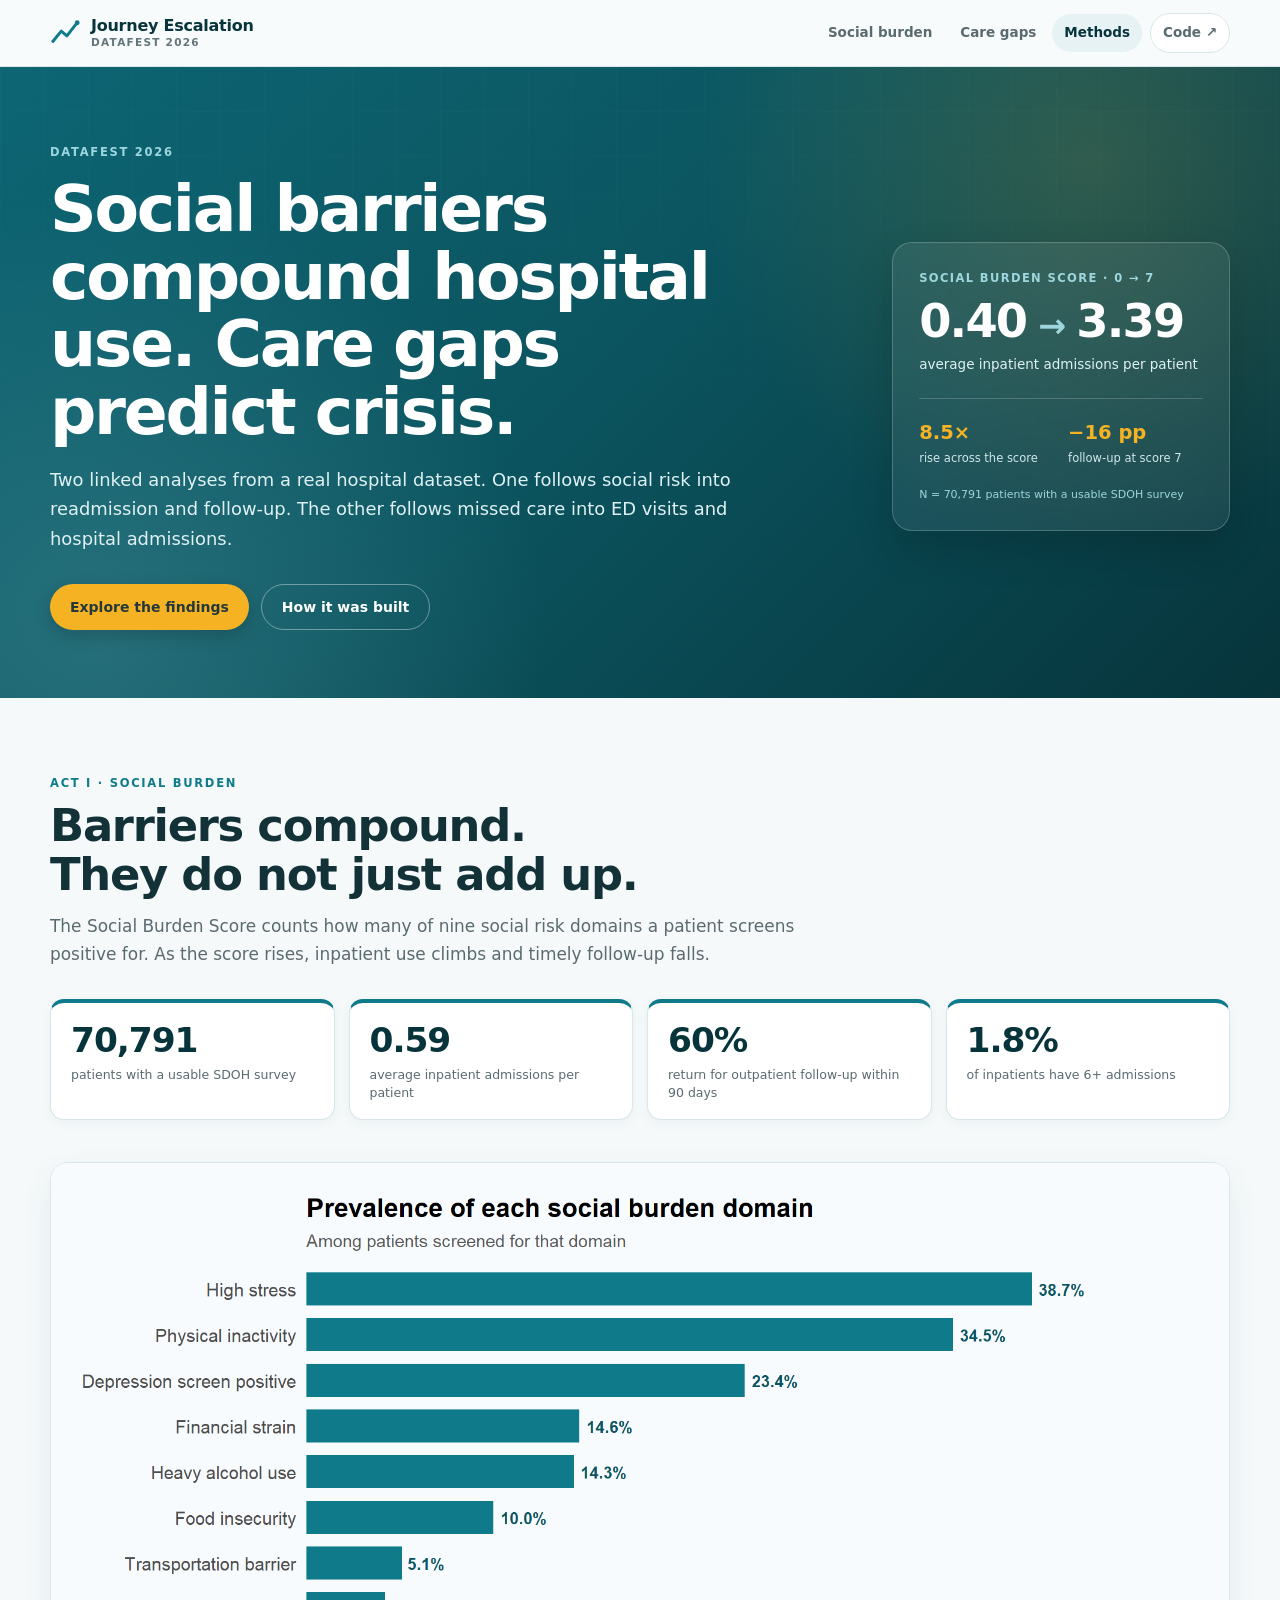
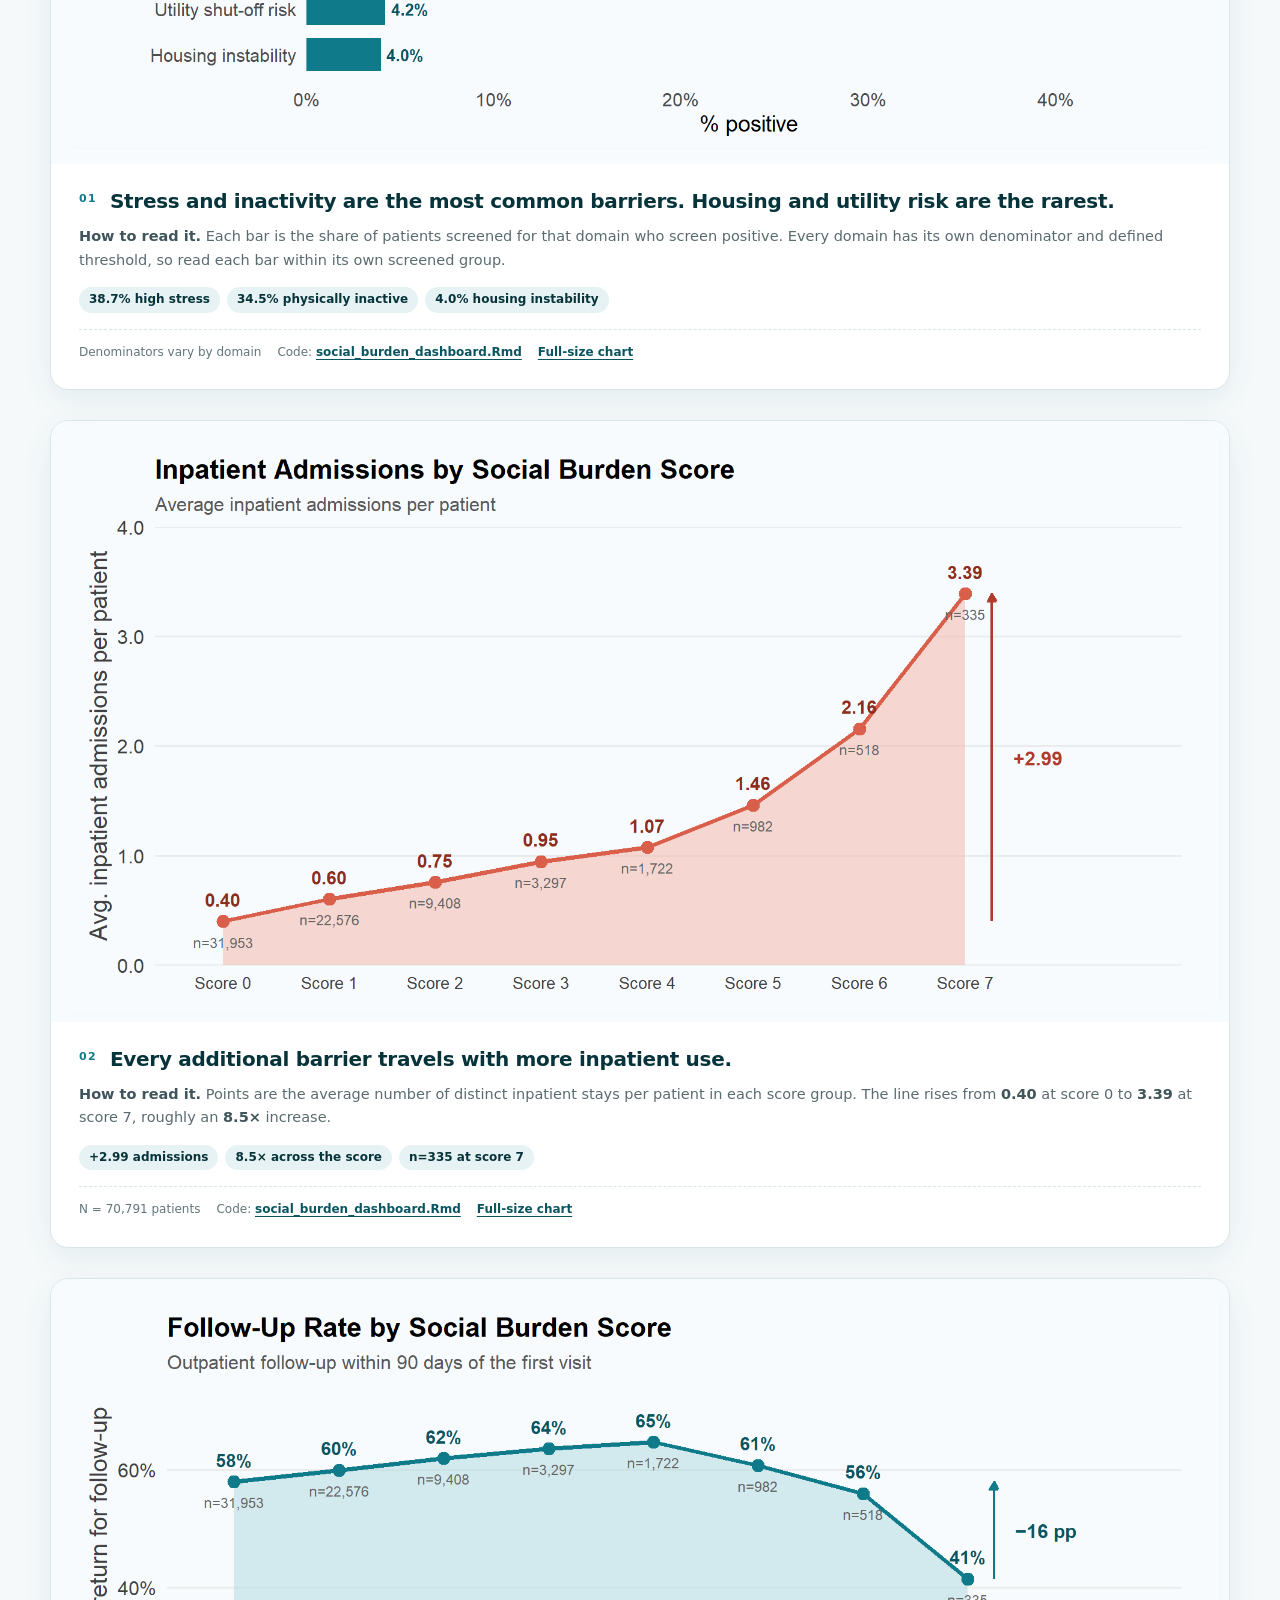
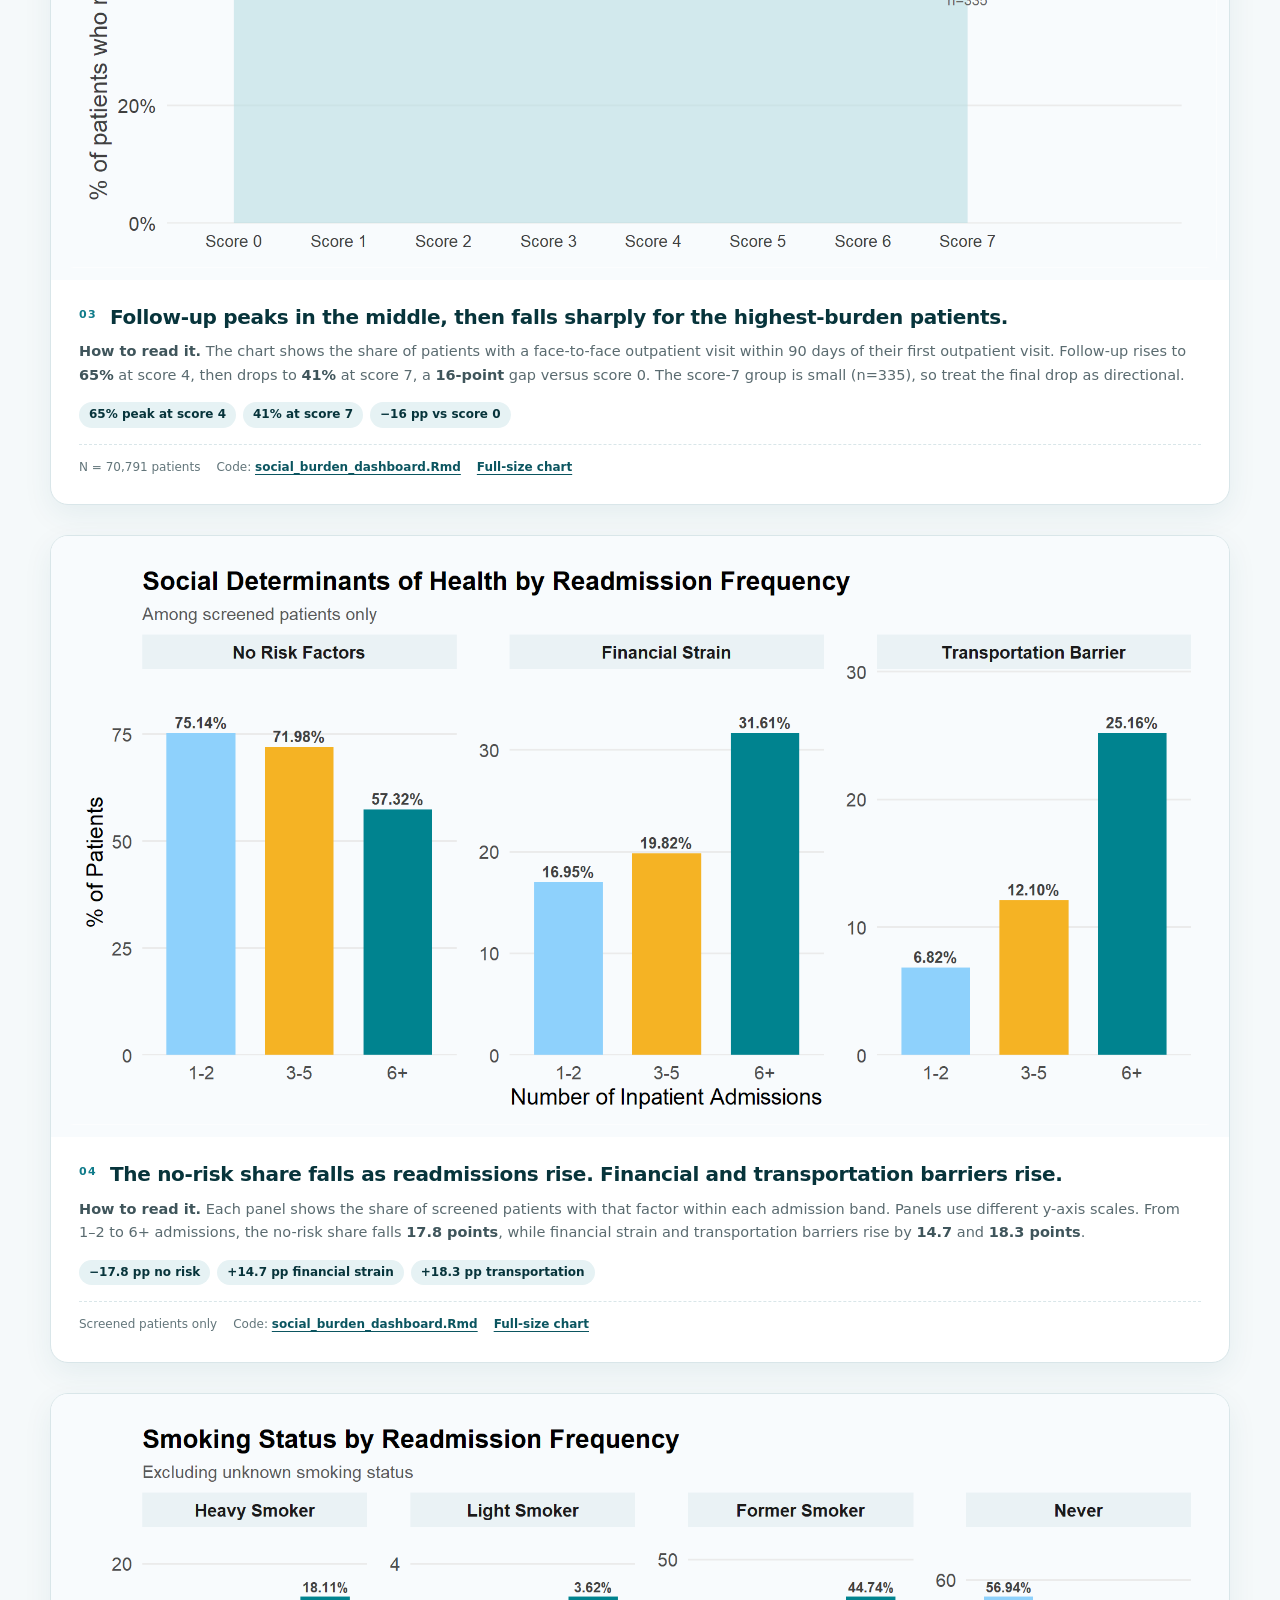
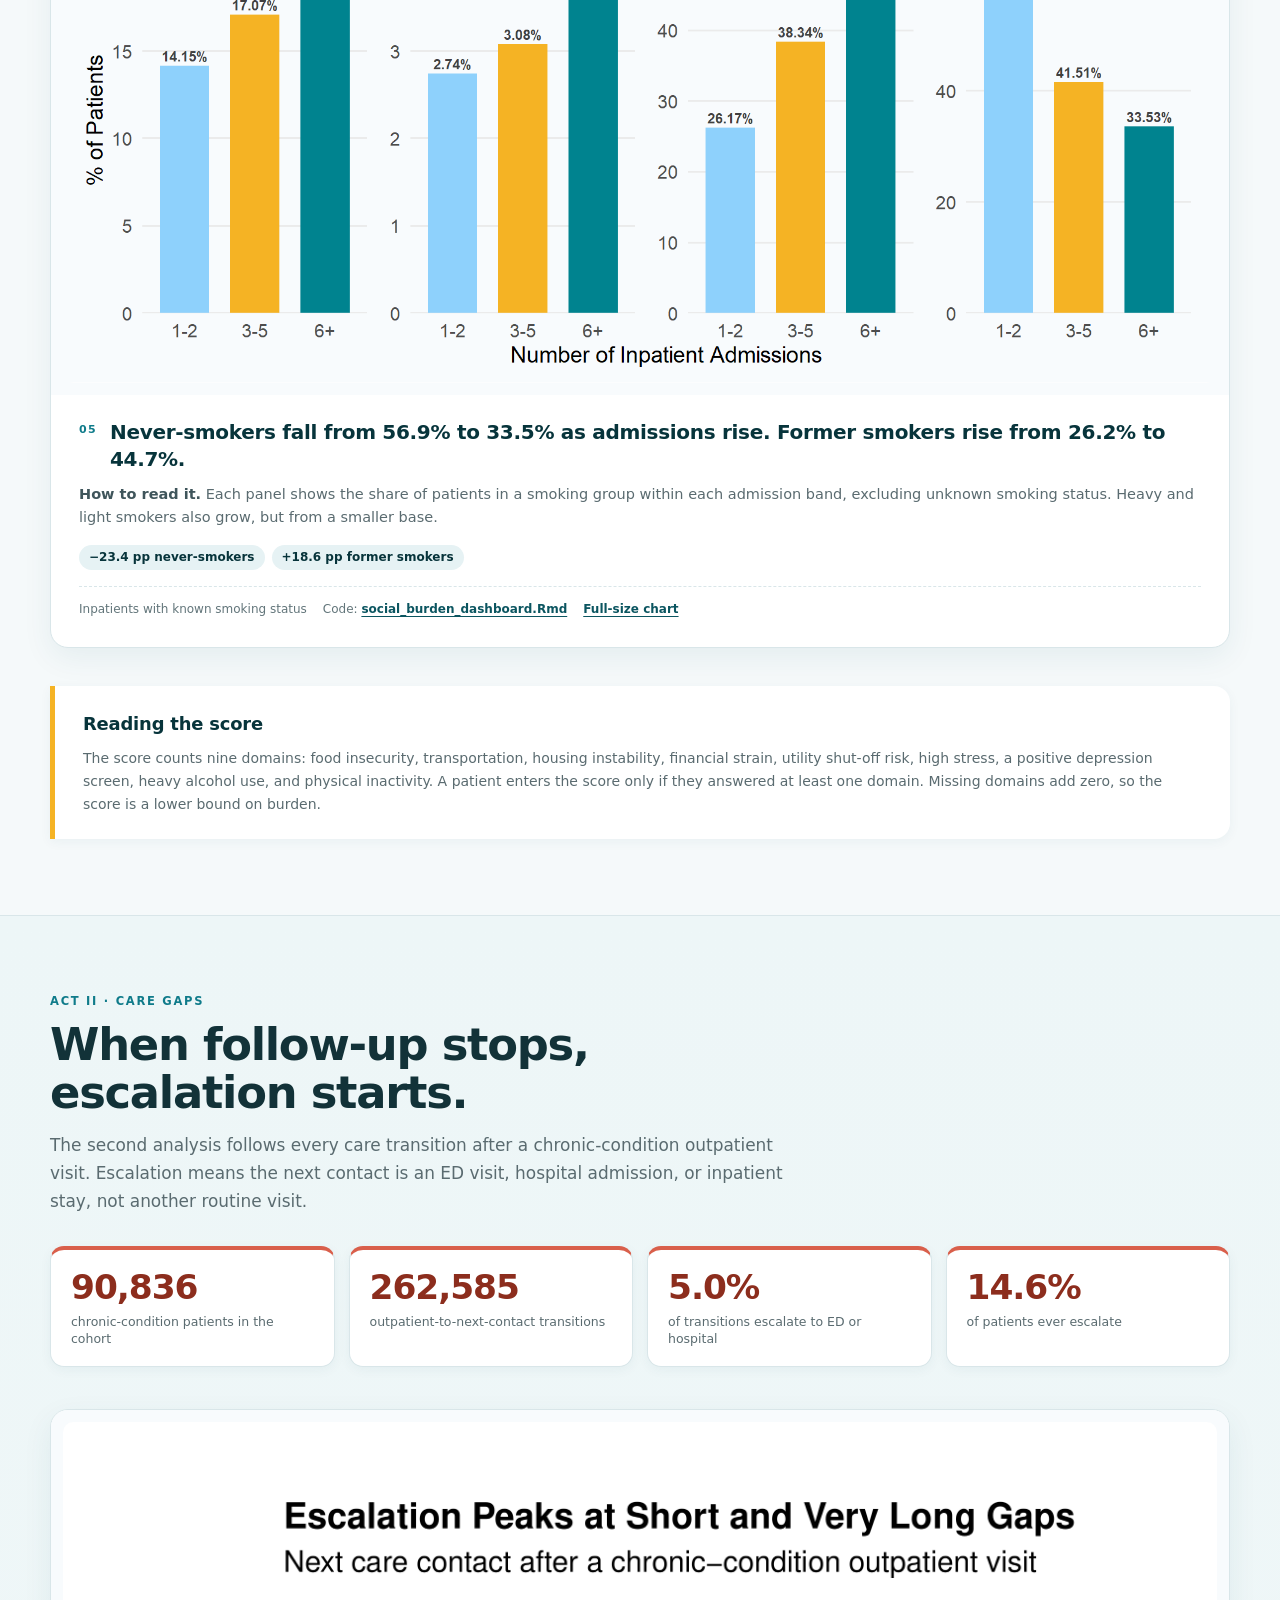
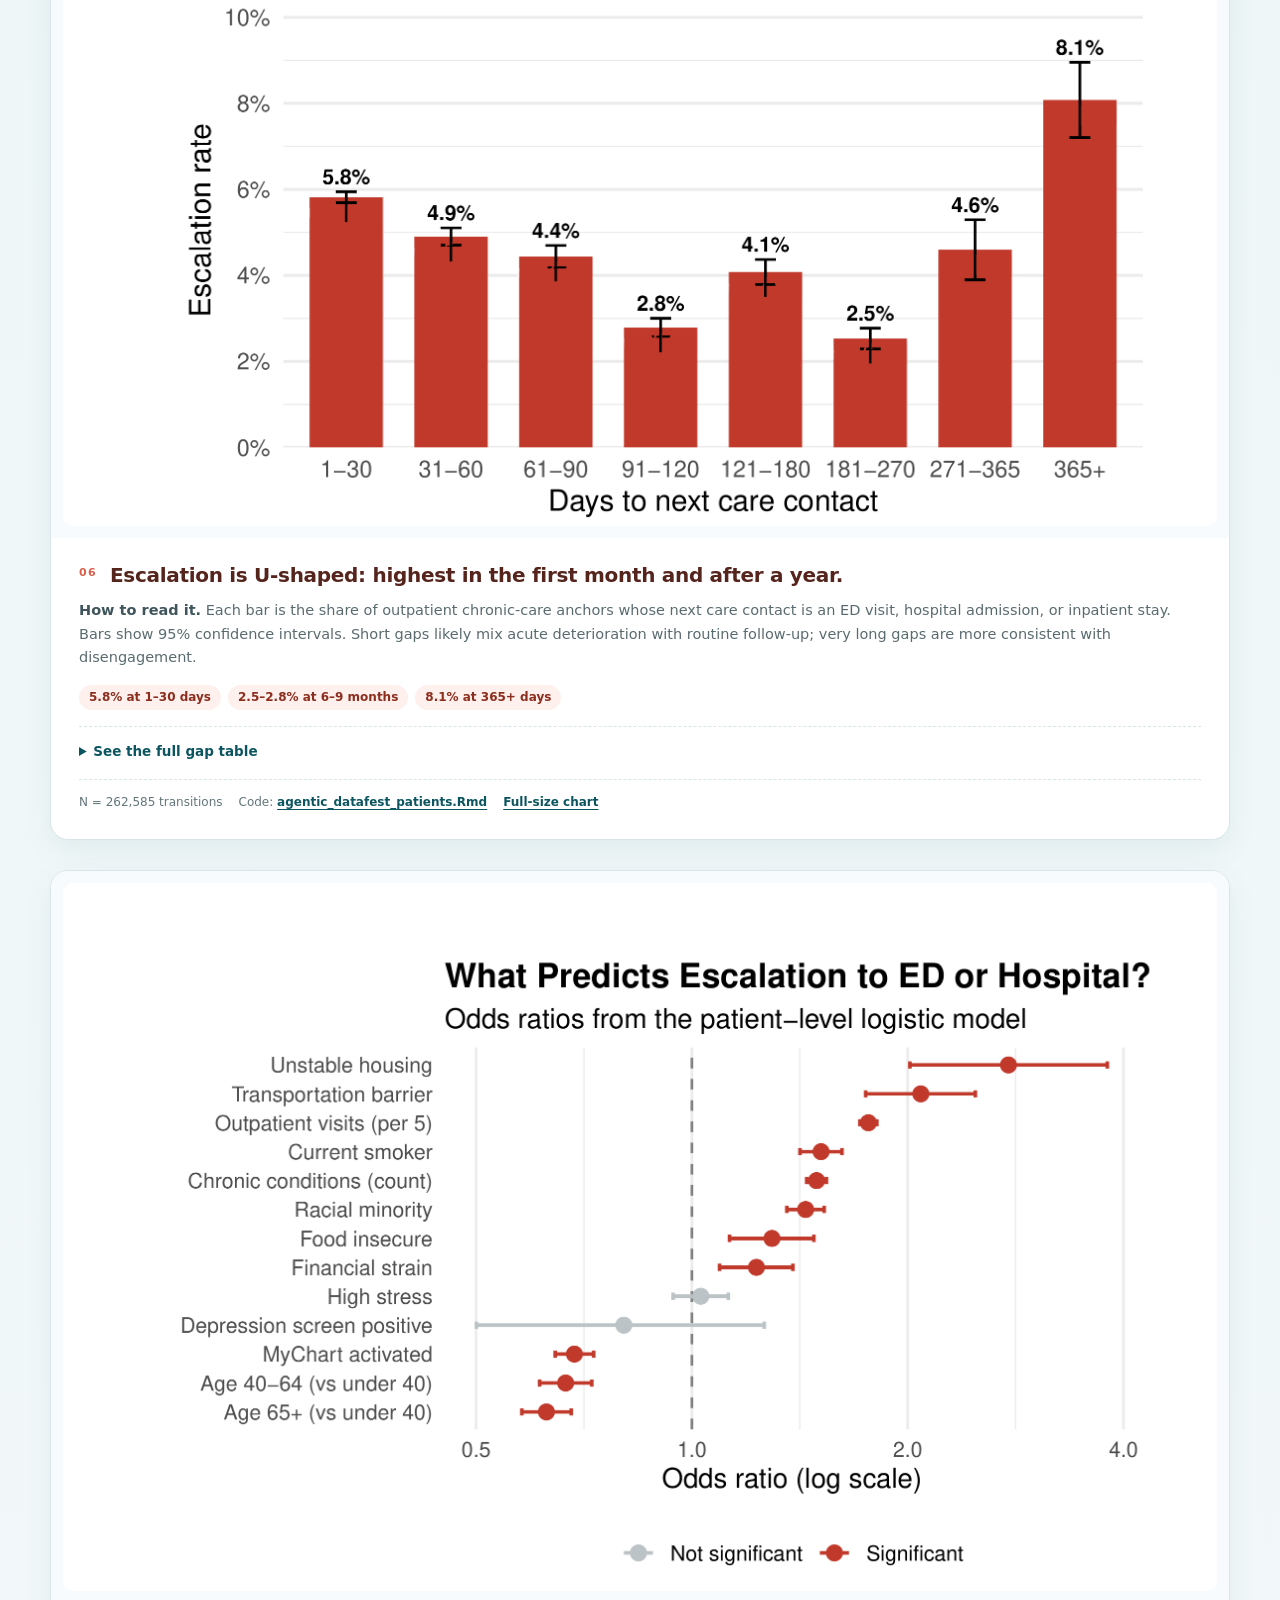
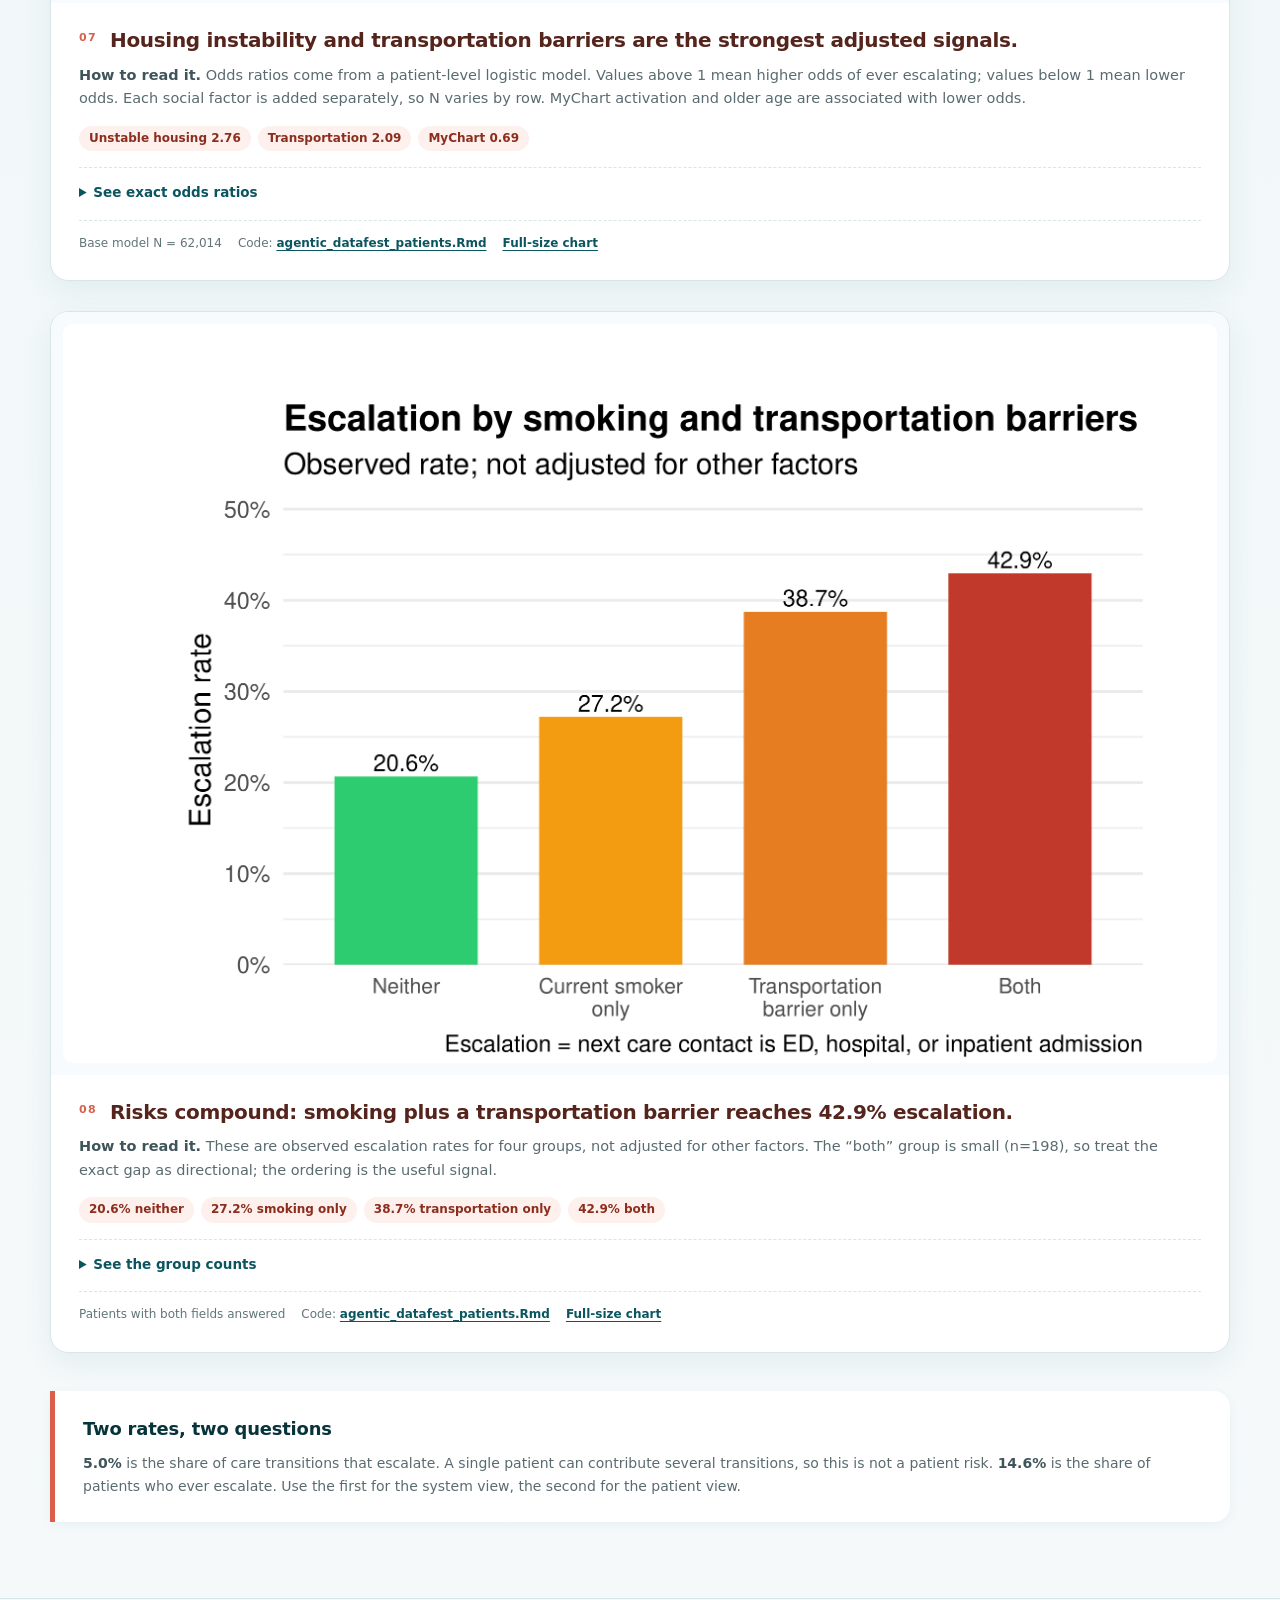
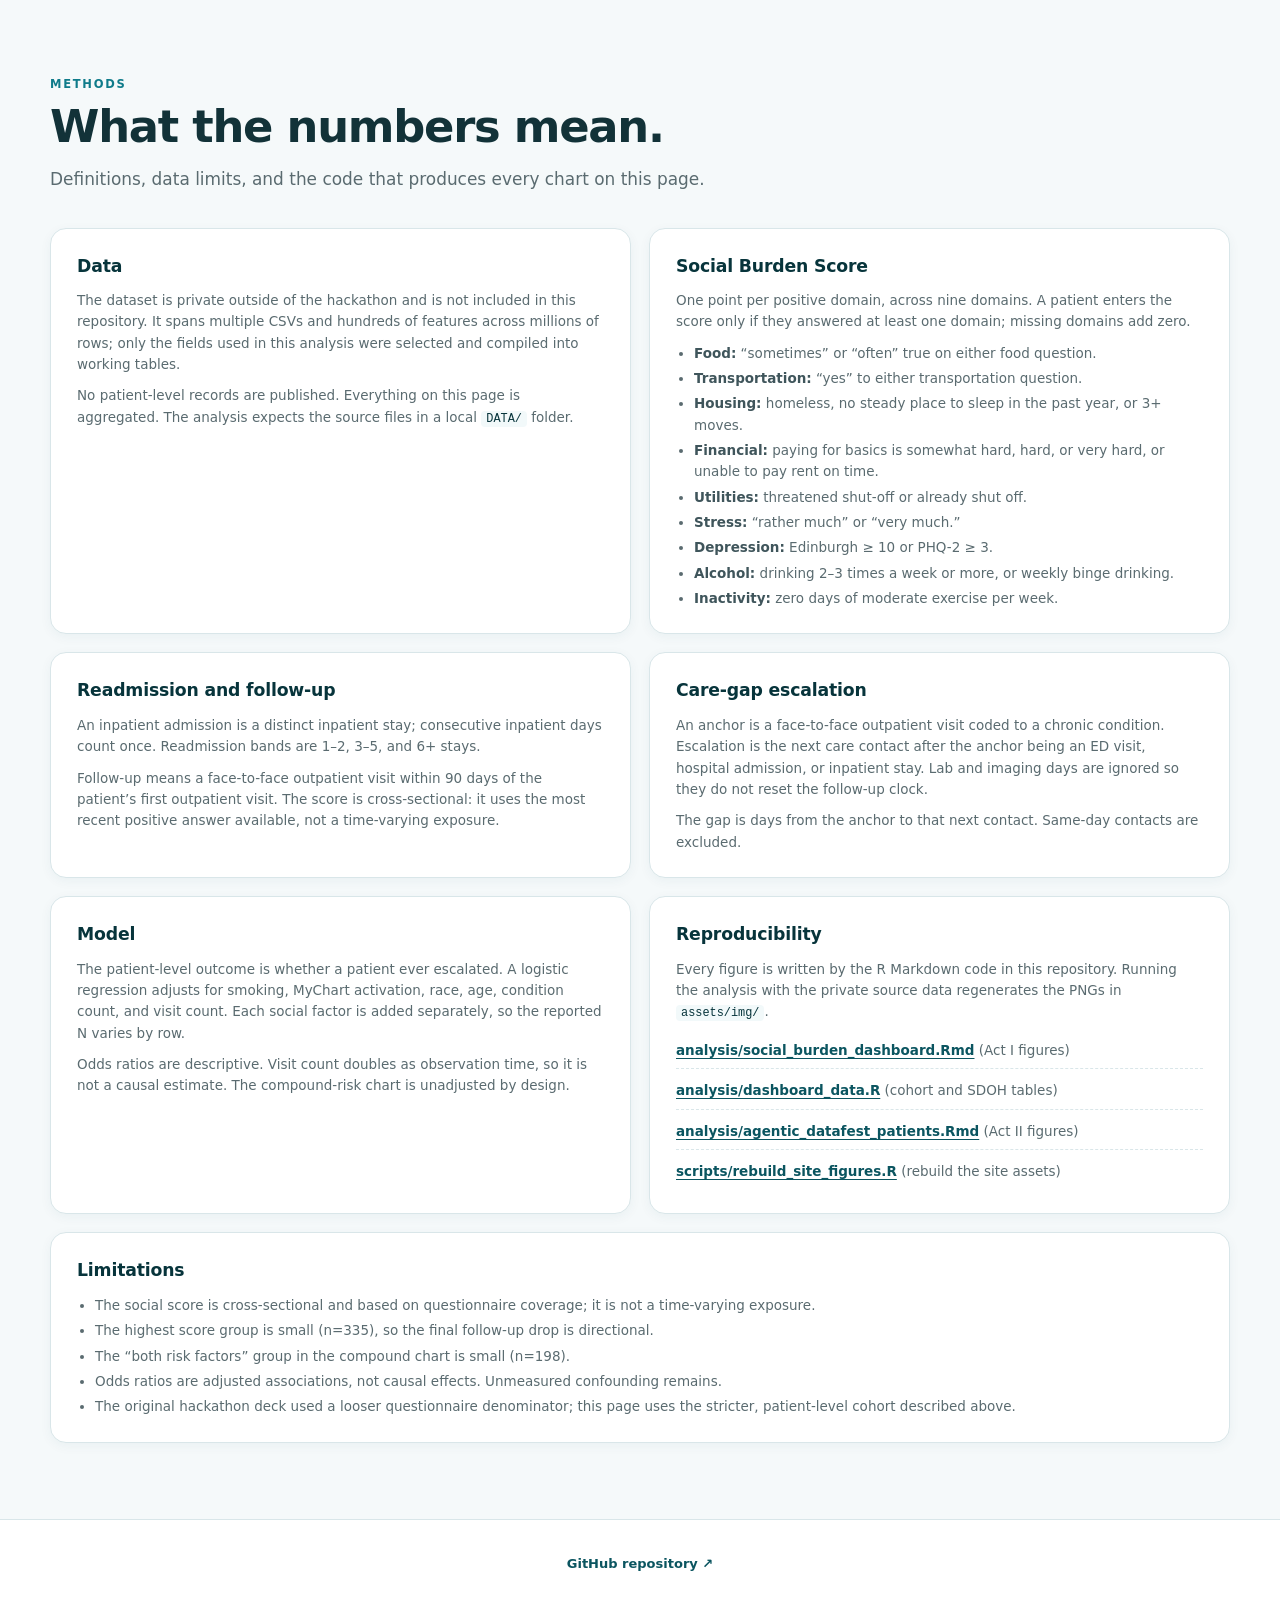
<file: index.html>
<!DOCTYPE html>
<html lang="en">
<head>
  <meta charset="utf-8">
  <meta name="viewport" content="width=device-width, initial-scale=1">
  <title>Journey Escalation Analysis | DataFest 2026</title>
  <meta name="description" content="Social burden, readmission, and care-gap escalation in a real hospital dataset. An interactive-looking, static dashboard built from reproducible R analysis.">
  <link rel="canonical" href="https://summerkirbs.github.io/Hospital-Readmission-Analysis/">
  <meta property="og:type" content="website">
  <meta property="og:title" content="Journey Escalation Analysis | DataFest 2026">
  <meta property="og:description" content="Social barriers compound hospital use. Care gaps predict crisis. Two linked analyses from a real hospital dataset.">
  <meta property="og:url" content="https://summerkirbs.github.io/Hospital-Readmission-Analysis/">
  <meta property="og:image" content="https://summerkirbs.github.io/Hospital-Readmission-Analysis/assets/img/admissions-by-score.png">
  <meta name="twitter:card" content="summary_large_image">
  <link rel="icon" href="data:image/svg+xml,%3Csvg xmlns='http://www.w3.org/2000/svg' viewBox='0 0 100 100'%3E%3Crect width='100' height='100' rx='22' fill='%230b5560'/%3E%3Cpath d='M22 70 L42 45 L58 58 L79 28' stroke='%23f5b324' stroke-width='9' fill='none' stroke-linecap='round' stroke-linejoin='round'/%3E%3C/svg%3E">
  <link rel="stylesheet" href="assets/css/style.css">
</head>
<body>
  <a class="skip-link" href="#main">Skip to content</a>

  <header class="site-header">
    <div class="wrap header-inner">
      <a class="brand" href="#top" aria-label="Journey Escalation Analysis, back to top">
        <svg class="brand-mark" viewBox="0 0 32 32" aria-hidden="true">
          <path d="M3 25 L12 14 L18 19 L29 5" fill="none" stroke="currentColor" stroke-width="3.2" stroke-linecap="round" stroke-linejoin="round"/>
          <circle cx="29" cy="5" r="2.6" fill="currentColor"/>
        </svg>
        <span>Journey Escalation<small>DataFest 2026</small></span>
      </a>
      <nav aria-label="Primary">
        <a href="#social-burden">Social burden</a>
        <a href="#care-gaps">Care gaps</a>
        <a href="#methods">Methods</a>
        <a class="nav-code" href="https://github.com/SummerKirbs/Hospital-Readmission-Analysis" target="_blank" rel="noopener">Code&nbsp;&nearr;</a>
      </nav>
    </div>
  </header>

  <main id="main">
    <section class="hero" id="top">
      <div class="wrap hero-grid">
        <div>
          <p class="eyebrow eyebrow-light">DataFest 2026</p>
          <h1>Social barriers compound hospital use. Care gaps predict crisis.</h1>
          <p class="lede">Two linked analyses from a real hospital dataset. One follows social risk into readmission and follow-up. The other follows missed care into ED visits and hospital admissions.</p>
          <div class="hero-actions">
            <a class="btn btn-primary" href="#social-burden">Explore the findings</a>
            <a class="btn btn-ghost" href="#methods">How it was built</a>
          </div>
        </div>
        <aside class="hero-card" aria-label="Headline finding">
          <p class="hero-card-label">Social Burden Score &middot; 0 &rarr; 7</p>
          <p class="hero-stat"><span>0.40</span><span class="hero-arrow" aria-hidden="true">&rarr;</span><span>3.39</span></p>
          <p class="hero-card-copy">average inpatient admissions per patient</p>
          <div class="hero-mini">
            <div><strong>8.5&times;</strong><span>rise across the score</span></div>
            <div><strong>&minus;16&nbsp;pp</strong><span>follow-up at score 7</span></div>
          </div>
          <p class="hero-foot">N = 70,791 patients with a usable SDOH survey</p>
        </aside>
      </div>
    </section>

    <section class="chapter" id="social-burden">
      <div class="wrap">
        <header class="chapter-head">
          <p class="eyebrow">Act I &middot; Social burden</p>
          <h2>Barriers compound. They do not just add up.</h2>
          <p class="lede">The Social Burden Score counts how many of nine social risk domains a patient screens positive for. As the score rises, inpatient use climbs and timely follow-up falls.</p>
        </header>

        <div class="kpi-grid">
          <div class="kpi">
            <p class="kpi-value">70,791</p>
            <p class="kpi-label">patients with a usable SDOH survey</p>
          </div>
          <div class="kpi">
            <p class="kpi-value">0.59</p>
            <p class="kpi-label">average inpatient admissions per patient</p>
          </div>
          <div class="kpi">
            <p class="kpi-value">60%</p>
            <p class="kpi-label">return for outpatient follow-up within 90 days</p>
          </div>
          <div class="kpi">
            <p class="kpi-value">1.8%</p>
            <p class="kpi-label">of inpatients have 6+ admissions</p>
          </div>
        </div>

        <div class="figure-stack">
          <figure class="chart-card">
            <div class="chart-media">
              <a class="chart-link" href="assets/img/domain-prevalence.png" target="_blank" rel="noopener" title="Open full-size chart in a new tab"><img src="assets/img/domain-prevalence.png" alt="Horizontal bar chart of social burden domain prevalence: high stress 38.7 percent, physical inactivity 34.5 percent, depression screen positive 23.4 percent, financial strain 14.6 percent, heavy alcohol use 14.3 percent, food insecurity 10.0 percent, transportation barrier 5.1 percent, utility shut-off risk 4.2 percent, and housing instability 4.0 percent." width="1920" height="960" decoding="async"></a>
            </div>
            <figcaption>
              <p class="takeaway"><span class="fig-num">01</span>Stress and inactivity are the most common barriers. Housing and utility risk are the rarest.</p>
              <p class="how"><strong>How to read it.</strong> Each bar is the share of patients screened for that domain who screen positive. Every domain has its own denominator and defined threshold, so read each bar within its own screened group.</p>
              <div class="chip-row">
                <span class="chip">38.7% high stress</span>
                <span class="chip">34.5% physically inactive</span>
                <span class="chip">4.0% housing instability</span>
              </div>
              <p class="meta"><span>Denominators vary by domain</span><span>Code: <a href="https://github.com/SummerKirbs/Hospital-Readmission-Analysis/blob/main/analysis/social_burden_dashboard.Rmd" target="_blank" rel="noopener">social_burden_dashboard.Rmd</a></span><span><a href="assets/img/domain-prevalence.png" target="_blank" rel="noopener">Full-size chart</a></span></p>
            </figcaption>
          </figure>

          <figure class="chart-card">
            <div class="chart-media">
              <a class="chart-link" href="assets/img/admissions-by-score.png" target="_blank" rel="noopener" title="Open full-size chart in a new tab"><img src="assets/img/admissions-by-score.png" alt="Line and area chart of average inpatient admissions by social burden score: 0.40 at score 0, 0.60 at score 1, 0.75 at score 2, 0.95 at score 3, 1.07 at score 4, 1.46 at score 5, 2.16 at score 6, and 3.39 at score 7." width="1920" height="960" decoding="async"></a>
            </div>
            <figcaption>
              <p class="takeaway"><span class="fig-num">02</span>Every additional barrier travels with more inpatient use.</p>
              <p class="how"><strong>How to read it.</strong> Points are the average number of distinct inpatient stays per patient in each score group. The line rises from <strong>0.40</strong> at score 0 to <strong>3.39</strong> at score 7, roughly an <strong>8.5&times;</strong> increase.</p>
              <div class="chip-row">
                <span class="chip">+2.99 admissions</span>
                <span class="chip">8.5&times; across the score</span>
                <span class="chip">n=335 at score 7</span>
              </div>
              <p class="meta"><span>N = 70,791 patients</span><span>Code: <a href="https://github.com/SummerKirbs/Hospital-Readmission-Analysis/blob/main/analysis/social_burden_dashboard.Rmd" target="_blank" rel="noopener">social_burden_dashboard.Rmd</a></span><span><a href="assets/img/admissions-by-score.png" target="_blank" rel="noopener">Full-size chart</a></span></p>
            </figcaption>
          </figure>

          <figure class="chart-card">
            <div class="chart-media">
              <a class="chart-link" href="assets/img/followup-by-score.png" target="_blank" rel="noopener" title="Open full-size chart in a new tab"><img src="assets/img/followup-by-score.png" alt="Line and area chart of 90-day follow-up rates by social burden score: 58 percent at score 0, 60 percent at score 1, 62 percent at score 2, 64 percent at score 3, 65 percent at score 4, 61 percent at score 5, 56 percent at score 6, and 41 percent at score 7." width="1920" height="960" decoding="async"></a>
            </div>
            <figcaption>
              <p class="takeaway"><span class="fig-num">03</span>Follow-up peaks in the middle, then falls sharply for the highest-burden patients.</p>
              <p class="how"><strong>How to read it.</strong> The chart shows the share of patients with a face-to-face outpatient visit within 90 days of their first outpatient visit. Follow-up rises to <strong>65%</strong> at score 4, then drops to <strong>41%</strong> at score 7, a <strong>16-point</strong> gap versus score 0. The score-7 group is small (n=335), so treat the final drop as directional.</p>
              <div class="chip-row">
                <span class="chip">65% peak at score 4</span>
                <span class="chip">41% at score 7</span>
                <span class="chip">&minus;16 pp vs score 0</span>
              </div>
              <p class="meta"><span>N = 70,791 patients</span><span>Code: <a href="https://github.com/SummerKirbs/Hospital-Readmission-Analysis/blob/main/analysis/social_burden_dashboard.Rmd" target="_blank" rel="noopener">social_burden_dashboard.Rmd</a></span><span><a href="assets/img/followup-by-score.png" target="_blank" rel="noopener">Full-size chart</a></span></p>
            </figcaption>
          </figure>

          <figure class="chart-card">
            <div class="chart-media">
              <a class="chart-link" href="assets/img/sdoh-by-readmission.png" target="_blank" rel="noopener" title="Open full-size chart in a new tab"><img src="assets/img/sdoh-by-readmission.png" alt="Three faceted bar charts comparing no risk factors, financial strain, and transportation barriers across 1-2, 3-5, and 6+ inpatient admissions. The no-risk share falls from 75.14 percent to 57.32 percent, financial strain rises from 16.95 percent to 31.61 percent, and transportation barriers rise from 6.82 percent to 25.16 percent." width="1920" height="960" decoding="async"></a>
            </div>
            <figcaption>
              <p class="takeaway"><span class="fig-num">04</span>The no-risk share falls as readmissions rise. Financial and transportation barriers rise.</p>
              <p class="how"><strong>How to read it.</strong> Each panel shows the share of screened patients with that factor within each admission band. Panels use different y-axis scales. From 1&ndash;2 to 6+ admissions, the no-risk share falls <strong>17.8 points</strong>, while financial strain and transportation barriers rise by <strong>14.7</strong> and <strong>18.3 points</strong>.</p>
              <div class="chip-row">
                <span class="chip">&minus;17.8 pp no risk</span>
                <span class="chip">+14.7 pp financial strain</span>
                <span class="chip">+18.3 pp transportation</span>
              </div>
              <p class="meta"><span>Screened patients only</span><span>Code: <a href="https://github.com/SummerKirbs/Hospital-Readmission-Analysis/blob/main/analysis/social_burden_dashboard.Rmd" target="_blank" rel="noopener">social_burden_dashboard.Rmd</a></span><span><a href="assets/img/sdoh-by-readmission.png" target="_blank" rel="noopener">Full-size chart</a></span></p>
            </figcaption>
          </figure>

          <figure class="chart-card">
            <div class="chart-media">
              <a class="chart-link" href="assets/img/smoking-by-readmission.png" target="_blank" rel="noopener" title="Open full-size chart in a new tab"><img src="assets/img/smoking-by-readmission.png" alt="Four faceted bar charts of smoking status across 1-2, 3-5, and 6+ inpatient admissions. Heavy smokers rise from 14.15 to 18.11 percent, light smokers from 2.74 to 3.62 percent, former smokers from 26.17 to 44.74 percent, and never-smokers fall from 56.94 to 33.53 percent." width="1920" height="960" decoding="async"></a>
            </div>
            <figcaption>
              <p class="takeaway"><span class="fig-num">05</span>Never-smokers fall from 56.9% to 33.5% as admissions rise. Former smokers rise from 26.2% to 44.7%.</p>
              <p class="how"><strong>How to read it.</strong> Each panel shows the share of patients in a smoking group within each admission band, excluding unknown smoking status. Heavy and light smokers also grow, but from a smaller base.</p>
              <div class="chip-row">
                <span class="chip">&minus;23.4 pp never-smokers</span>
                <span class="chip">+18.6 pp former smokers</span>
              </div>
              <p class="meta"><span>Inpatients with known smoking status</span><span>Code: <a href="https://github.com/SummerKirbs/Hospital-Readmission-Analysis/blob/main/analysis/social_burden_dashboard.Rmd" target="_blank" rel="noopener">social_burden_dashboard.Rmd</a></span><span><a href="assets/img/smoking-by-readmission.png" target="_blank" rel="noopener">Full-size chart</a></span></p>
            </figcaption>
          </figure>
        </div>

        <aside class="note">
          <h3>Reading the score</h3>
          <p>The score counts nine domains: food insecurity, transportation, housing instability, financial strain, utility shut-off risk, high stress, a positive depression screen, heavy alcohol use, and physical inactivity. A patient enters the score only if they answered at least one domain. Missing domains add zero, so the score is a lower bound on burden.</p>
        </aside>
      </div>
    </section>

    <section class="chapter chapter--tint chapter--gaps" id="care-gaps">
      <div class="wrap">
        <header class="chapter-head">
          <p class="eyebrow">Act II &middot; Care gaps</p>
          <h2>When follow-up stops, escalation starts.</h2>
          <p class="lede">The second analysis follows every care transition after a chronic-condition outpatient visit. Escalation means the next contact is an ED visit, hospital admission, or inpatient stay, not another routine visit.</p>
        </header>

        <div class="kpi-grid">
          <div class="kpi">
            <p class="kpi-value">90,836</p>
            <p class="kpi-label">chronic-condition patients in the cohort</p>
          </div>
          <div class="kpi">
            <p class="kpi-value">262,585</p>
            <p class="kpi-label">outpatient-to-next-contact transitions</p>
          </div>
          <div class="kpi">
            <p class="kpi-value">5.0%</p>
            <p class="kpi-label">of transitions escalate to ED or hospital</p>
          </div>
          <div class="kpi">
            <p class="kpi-value">14.6%</p>
            <p class="kpi-label">of patients ever escalate</p>
          </div>
        </div>

        <div class="figure-stack">
          <figure class="chart-card">
            <div class="chart-media">
              <a class="chart-link" href="assets/img/escalation-by-gap.png" target="_blank" rel="noopener" title="Open full-size chart in a new tab"><img src="assets/img/escalation-by-gap.png" alt="Bar chart of escalation rate by days to the next care contact. Rates are 5.8 percent at 1-30 days, 4.9 percent at 31-60, 4.4 percent at 61-90, 2.8 percent at 91-120, 4.1 percent at 121-180, 2.5 percent at 181-270, 4.6 percent at 271-365, and 8.1 percent at 365-plus days." width="2334" height="1425" decoding="async"></a>
            </div>
            <figcaption>
              <p class="takeaway"><span class="fig-num">06</span>Escalation is U-shaped: highest in the first month and after a year.</p>
              <p class="how"><strong>How to read it.</strong> Each bar is the share of outpatient chronic-care anchors whose next care contact is an ED visit, hospital admission, or inpatient stay. Bars show 95% confidence intervals. Short gaps likely mix acute deterioration with routine follow-up; very long gaps are more consistent with disengagement.</p>
              <div class="chip-row">
                <span class="chip">5.8% at 1&ndash;30 days</span>
                <span class="chip">2.5&ndash;2.8% at 6&ndash;9 months</span>
                <span class="chip">8.1% at 365+ days</span>
              </div>
              <details>
                <summary>See the full gap table</summary>
                <div class="table-wrap">
                  <table>
                    <caption>Escalation rate by time to the next care contact</caption>
                    <thead><tr><th scope="col">Gap (days)</th><th scope="col">Transitions</th><th scope="col">Escalations</th><th scope="col">Rate</th></tr></thead>
                    <tbody>
                      <tr><td>1&ndash;30</td><td>128,103</td><td>7,454</td><td>5.8%</td></tr>
                      <tr><td>31&ndash;60</td><td>45,105</td><td>2,212</td><td>4.9%</td></tr>
                      <tr><td>61&ndash;90</td><td>24,767</td><td>1,099</td><td>4.4%</td></tr>
                      <tr><td>91&ndash;120</td><td>23,065</td><td>643</td><td>2.8%</td></tr>
                      <tr><td>121&ndash;180</td><td>17,898</td><td>730</td><td>4.1%</td></tr>
                      <tr><td>181&ndash;270</td><td>16,473</td><td>417</td><td>2.5%</td></tr>
                      <tr><td>271&ndash;365</td><td>3,461</td><td>159</td><td>4.6%</td></tr>
                      <tr><td>365+</td><td>3,713</td><td>300</td><td>8.1%</td></tr>
                    </tbody>
                  </table>
                </div>
              </details>
              <p class="meta"><span>N = 262,585 transitions</span><span>Code: <a href="https://github.com/SummerKirbs/Hospital-Readmission-Analysis/blob/main/analysis/agentic_datafest_patients.Rmd" target="_blank" rel="noopener">agentic_datafest_patients.Rmd</a></span><span><a href="assets/img/escalation-by-gap.png" target="_blank" rel="noopener">Full-size chart</a></span></p>
            </figcaption>
          </figure>

          <figure class="chart-card">
            <div class="chart-media">
              <a class="chart-link" href="assets/img/escalation-odds-ratios.png" target="_blank" rel="noopener" title="Open full-size chart in a new tab"><img src="assets/img/escalation-odds-ratios.png" alt="Forest plot of adjusted odds ratios. Unstable housing 2.76, transportation barrier 2.09, outpatient visits per five 1.76, current smoker 1.51, chronic condition count 1.49, racial minority 1.44, food insecure 1.29, financial strain 1.23. High stress and depression are not significant. MyChart activation 0.69, age 40-64 0.67, and age 65-plus 0.63 are associated with lower odds." width="2322" height="1425" decoding="async"></a>
            </div>
            <figcaption>
              <p class="takeaway"><span class="fig-num">07</span>Housing instability and transportation barriers are the strongest adjusted signals.</p>
              <p class="how"><strong>How to read it.</strong> Odds ratios come from a patient-level logistic model. Values above 1 mean higher odds of ever escalating; values below 1 mean lower odds. Each social factor is added separately, so N varies by row. MyChart activation and older age are associated with lower odds.</p>
              <div class="chip-row">
                <span class="chip">Unstable housing 2.76</span>
                <span class="chip">Transportation 2.09</span>
                <span class="chip">MyChart 0.69</span>
              </div>
              <details>
                <summary>See exact odds ratios</summary>
                <div class="table-wrap">
                  <table>
                    <caption>Adjusted odds of ever escalating (base model N = 62,014)</caption>
                    <thead><tr><th scope="col">Predictor</th><th scope="col">OR</th><th scope="col">95% CI</th><th scope="col">p</th><th scope="col">N</th></tr></thead>
                    <tbody>
                      <tr><td>Unstable housing</td><td>2.76</td><td>2.01&ndash;3.80</td><td>&lt;0.001</td><td>13,314</td></tr>
                      <tr><td>Transportation barrier</td><td>2.09</td><td>1.75&ndash;2.49</td><td>&lt;0.001</td><td>18,682</td></tr>
                      <tr><td>Outpatient visits (per 5)</td><td>1.76</td><td>1.72&ndash;1.81</td><td>&lt;0.001</td><td>62,014</td></tr>
                      <tr><td>Current smoker</td><td>1.51</td><td>1.42&ndash;1.62</td><td>&lt;0.001</td><td>62,014</td></tr>
                      <tr><td>Chronic conditions (count)</td><td>1.49</td><td>1.45&ndash;1.54</td><td>&lt;0.001</td><td>62,014</td></tr>
                      <tr><td>Racial minority</td><td>1.44</td><td>1.36&ndash;1.53</td><td>&lt;0.001</td><td>62,014</td></tr>
                      <tr><td>Food insecure</td><td>1.29</td><td>1.13&ndash;1.48</td><td>&lt;0.001</td><td>18,474</td></tr>
                      <tr><td>Financial strain</td><td>1.23</td><td>1.09&ndash;1.38</td><td>&lt;0.001</td><td>16,020</td></tr>
                      <tr><td>High stress</td><td>1.03</td><td>0.94&ndash;1.12</td><td>0.527</td><td>18,144</td></tr>
                      <tr><td>Depression screen positive</td><td>0.80</td><td>0.50&ndash;1.26</td><td>0.353</td><td>767</td></tr>
                      <tr><td>MyChart activated</td><td>0.69</td><td>0.64&ndash;0.73</td><td>&lt;0.001</td><td>62,014</td></tr>
                      <tr><td>Age 40&ndash;64 (vs under 40)</td><td>0.67</td><td>0.61&ndash;0.72</td><td>&lt;0.001</td><td>62,014</td></tr>
                      <tr><td>Age 65+ (vs under 40)</td><td>0.63</td><td>0.58&ndash;0.68</td><td>&lt;0.001</td><td>62,014</td></tr>
                    </tbody>
                  </table>
                </div>
              </details>
              <p class="meta"><span>Base model N = 62,014</span><span>Code: <a href="https://github.com/SummerKirbs/Hospital-Readmission-Analysis/blob/main/analysis/agentic_datafest_patients.Rmd" target="_blank" rel="noopener">agentic_datafest_patients.Rmd</a></span><span><a href="assets/img/escalation-odds-ratios.png" target="_blank" rel="noopener">Full-size chart</a></span></p>
            </figcaption>
          </figure>

          <figure class="chart-card">
            <div class="chart-media">
              <a class="chart-link" href="assets/img/compound-risk.png" target="_blank" rel="noopener" title="Open full-size chart in a new tab"><img src="assets/img/compound-risk.png" alt="Bar chart of escalation by smoking and transportation barriers: 20.6 percent for neither, 27.2 percent for current smoker only, 38.7 percent for transportation barrier only, and 42.9 percent for both." width="2334" height="1493" decoding="async"></a>
            </div>
            <figcaption>
              <p class="takeaway"><span class="fig-num">08</span>Risks compound: smoking plus a transportation barrier reaches 42.9% escalation.</p>
              <p class="how"><strong>How to read it.</strong> These are observed escalation rates for four groups, not adjusted for other factors. The &ldquo;both&rdquo; group is small (n=198), so treat the exact gap as directional; the ordering is the useful signal.</p>
              <div class="chip-row">
                <span class="chip">20.6% neither</span>
                <span class="chip">27.2% smoking only</span>
                <span class="chip">38.7% transportation only</span>
                <span class="chip">42.9% both</span>
              </div>
              <details>
                <summary>See the group counts</summary>
                <div class="table-wrap">
                  <table>
                    <caption>Escalation by smoking and transportation barriers</caption>
                    <thead><tr><th scope="col">Group</th><th scope="col">Patients</th><th scope="col">Escalated</th><th scope="col">Rate</th></tr></thead>
                    <tbody>
                      <tr><td>Neither</td><td>16,070</td><td>3,318</td><td>20.6%</td></tr>
                      <tr><td>Current smoker only</td><td>2,055</td><td>559</td><td>27.2%</td></tr>
                      <tr><td>Transportation barrier only</td><td>457</td><td>177</td><td>38.7%</td></tr>
                      <tr><td>Both</td><td>198</td><td>85</td><td>42.9%</td></tr>
                    </tbody>
                  </table>
                </div>
              </details>
              <p class="meta"><span>Patients with both fields answered</span><span>Code: <a href="https://github.com/SummerKirbs/Hospital-Readmission-Analysis/blob/main/analysis/agentic_datafest_patients.Rmd" target="_blank" rel="noopener">agentic_datafest_patients.Rmd</a></span><span><a href="assets/img/compound-risk.png" target="_blank" rel="noopener">Full-size chart</a></span></p>
            </figcaption>
          </figure>
        </div>

        <aside class="note">
          <h3>Two rates, two questions</h3>
          <p><strong>5.0%</strong> is the share of care transitions that escalate. A single patient can contribute several transitions, so this is not a patient risk. <strong>14.6%</strong> is the share of patients who ever escalate. Use the first for the system view, the second for the patient view.</p>
        </aside>
      </div>
    </section>

    <section class="chapter" id="methods">
      <div class="wrap">
        <header class="chapter-head">
          <p class="eyebrow">Methods</p>
          <h2>What the numbers mean.</h2>
          <p class="lede">Definitions, data limits, and the code that produces every chart on this page.</p>
        </header>

        <div class="methods-grid">
          <article class="method-card">
            <h3>Data</h3>
            <p>The dataset is private outside of the hackathon and is not included in this repository. It spans multiple CSVs and hundreds of features across millions of rows; only the fields used in this analysis were selected and compiled into working tables.</p>
            <p>No patient-level records are published. Everything on this page is aggregated. The analysis expects the source files in a local <code>DATA/</code> folder.</p>
          </article>

          <article class="method-card">
            <h3>Social Burden Score</h3>
            <p>One point per positive domain, across nine domains. A patient enters the score only if they answered at least one domain; missing domains add zero.</p>
            <ul>
              <li><strong>Food:</strong> &ldquo;sometimes&rdquo; or &ldquo;often&rdquo; true on either food question.</li>
              <li><strong>Transportation:</strong> &ldquo;yes&rdquo; to either transportation question.</li>
              <li><strong>Housing:</strong> homeless, no steady place to sleep in the past year, or 3+ moves.</li>
              <li><strong>Financial:</strong> paying for basics is somewhat hard, hard, or very hard, or unable to pay rent on time.</li>
              <li><strong>Utilities:</strong> threatened shut-off or already shut off.</li>
              <li><strong>Stress:</strong> &ldquo;rather much&rdquo; or &ldquo;very much.&rdquo;</li>
              <li><strong>Depression:</strong> Edinburgh &ge; 10 or PHQ-2 &ge; 3.</li>
              <li><strong>Alcohol:</strong> drinking 2&ndash;3 times a week or more, or weekly binge drinking.</li>
              <li><strong>Inactivity:</strong> zero days of moderate exercise per week.</li>
            </ul>
          </article>

          <article class="method-card">
            <h3>Readmission and follow-up</h3>
            <p>An inpatient admission is a distinct inpatient stay; consecutive inpatient days count once. Readmission bands are 1&ndash;2, 3&ndash;5, and 6+ stays.</p>
            <p>Follow-up means a face-to-face outpatient visit within 90 days of the patient&rsquo;s first outpatient visit. The score is cross-sectional: it uses the most recent positive answer available, not a time-varying exposure.</p>
          </article>

          <article class="method-card">
            <h3>Care-gap escalation</h3>
            <p>An anchor is a face-to-face outpatient visit coded to a chronic condition. Escalation is the next care contact after the anchor being an ED visit, hospital admission, or inpatient stay. Lab and imaging days are ignored so they do not reset the follow-up clock.</p>
            <p>The gap is days from the anchor to that next contact. Same-day contacts are excluded.</p>
          </article>

          <article class="method-card">
            <h3>Model</h3>
            <p>The patient-level outcome is whether a patient ever escalated. A logistic regression adjusts for smoking, MyChart activation, race, age, condition count, and visit count. Each social factor is added separately, so the reported N varies by row.</p>
            <p>Odds ratios are descriptive. Visit count doubles as observation time, so it is not a causal estimate. The compound-risk chart is unadjusted by design.</p>
          </article>

          <article class="method-card">
            <h3>Reproducibility</h3>
            <p>Every figure is written by the R Markdown code in this repository. Running the analysis with the private source data regenerates the PNGs in <code>assets/img/</code>.</p>
            <ul class="code-list">
              <li><a href="https://github.com/SummerKirbs/Hospital-Readmission-Analysis/blob/main/analysis/social_burden_dashboard.Rmd" target="_blank" rel="noopener">analysis/social_burden_dashboard.Rmd</a> (Act I figures)</li>
              <li><a href="https://github.com/SummerKirbs/Hospital-Readmission-Analysis/blob/main/analysis/dashboard_data.R" target="_blank" rel="noopener">analysis/dashboard_data.R</a> (cohort and SDOH tables)</li>
              <li><a href="https://github.com/SummerKirbs/Hospital-Readmission-Analysis/blob/main/analysis/agentic_datafest_patients.Rmd" target="_blank" rel="noopener">analysis/agentic_datafest_patients.Rmd</a> (Act II figures)</li>
              <li><a href="https://github.com/SummerKirbs/Hospital-Readmission-Analysis/blob/main/scripts/rebuild_site_figures.R" target="_blank" rel="noopener">scripts/rebuild_site_figures.R</a> (rebuild the site assets)</li>
            </ul>
          </article>

          <article class="method-card method-card-wide">
            <h3>Limitations</h3>
            <ul>
              <li>The social score is cross-sectional and based on questionnaire coverage; it is not a time-varying exposure.</li>
              <li>The highest score group is small (n=335), so the final follow-up drop is directional.</li>
              <li>The &ldquo;both risk factors&rdquo; group in the compound chart is small (n=198).</li>
              <li>Odds ratios are adjusted associations, not causal effects. Unmeasured confounding remains.</li>
              <li>The original hackathon deck used a looser questionnaire denominator; this page uses the stricter, patient-level cohort described above.</li>
            </ul>
          </article>
        </div>
      </div>
    </section>
  </main>

  <footer class="site-footer">
    <div class="wrap">
      <a href="https://github.com/SummerKirbs/Hospital-Readmission-Analysis" target="_blank" rel="noopener">GitHub repository&nbsp;&nearr;</a>
    </div>
  </footer>

  <script>
    // Highlight the section currently in view. Content works without JS.
    (function () {
      var links = Array.prototype.slice.call(document.querySelectorAll('nav a[href^="#"]'));
      if (!links.length || !('IntersectionObserver' in window)) return;
      var targets = links.map(function (a) { return document.querySelector(a.getAttribute('href')); }).filter(Boolean);
      var observer = new IntersectionObserver(function (entries) {
        entries.forEach(function (entry) {
          if (!entry.isIntersecting) return;
          links.forEach(function (link) { link.removeAttribute('aria-current'); });
          var active = links.filter(function (link) { return link.getAttribute('href') === '#' + entry.target.id; })[0];
          if (active) active.setAttribute('aria-current', 'location');
        });
      }, { rootMargin: '-25% 0px -60% 0px' });
      targets.forEach(function (target) { observer.observe(target); });
    }());
  </script>
</body>
</html>
</file>
<file: assets/css/style.css>
/* Journey Escalation Analysis - static dashboard
   Palette matches the R charts: deep teal, light aqua, clay, amber. */

:root {
  color-scheme: light;
  --ink: #123238;
  --ink-soft: #3f555b;
  --grey: #5a6b70;
  --muted: #62757a;
  --teal-900: #07343b;
  --teal-800: #0b5560;
  --teal-600: #0f7b8a;
  --teal-300: #9ed6dd;
  --teal-100: #e6f2f4;
  --teal-050: #f2f9fa;
  --paper: #f5f9fa;
  --white: #ffffff;
  --salmon: #d95f4b;
  --salmon-soft: #f3b8ab;
  --clay: #8c2d1d;
  --clay-100: #fdf0ed;
  --amber: #f5b324;
  --blue: #8ed1fc;
  --border: #d9e6e9;
  --shadow: 0 10px 30px rgba(11, 85, 96, 0.07);
  --shadow-soft: 0 3px 12px rgba(11, 85, 96, 0.05);
  --radius: 18px;
  --wrap: 1180px;
}

*,
*::before,
*::after {
  box-sizing: border-box;
}

html {
  scroll-behavior: smooth;
  -webkit-text-size-adjust: 100%;
}

body {
  margin: 0;
  background: var(--paper);
  color: var(--ink);
  font-family: system-ui, -apple-system, "Segoe UI", Roboto, Helvetica, Arial, sans-serif;
  font-size: 16px;
  line-height: 1.6;
  -webkit-font-smoothing: antialiased;
  text-rendering: optimizeLegibility;
}

img,
svg {
  display: block;
  max-width: 100%;
}

a {
  color: var(--teal-800);
  text-decoration-thickness: 1px;
  text-underline-offset: 3px;
}

a:hover {
  color: var(--teal-600);
}

:focus-visible {
  outline: 3px solid var(--amber);
  outline-offset: 3px;
  border-radius: 4px;
}

.wrap {
  width: min(var(--wrap), 100% - 48px);
  margin-inline: auto;
}

.skip-link {
  position: absolute;
  top: -100px;
  left: 16px;
  z-index: 100;
  padding: 10px 16px;
  background: var(--white);
  color: var(--teal-900);
  border-radius: 8px;
  font-weight: 700;
  text-decoration: none;
}

.skip-link:focus {
  top: 12px;
}

/* ---------- Header ---------- */

.site-header {
  position: sticky;
  top: 0;
  z-index: 50;
  background: rgba(247, 251, 252, 0.94);
  border-bottom: 1px solid var(--border);
  backdrop-filter: blur(12px);
}

.header-inner {
  display: flex;
  align-items: center;
  justify-content: space-between;
  gap: 24px;
  min-height: 66px;
}

.brand {
  display: inline-flex;
  align-items: center;
  gap: 11px;
  color: var(--teal-900);
  font-weight: 800;
  letter-spacing: -0.015em;
  line-height: 1.05;
  text-decoration: none;
}

.brand-mark {
  width: 30px;
  height: 30px;
  color: var(--teal-600);
  flex: none;
}

.brand span {
  display: flex;
  flex-direction: column;
  gap: 3px;
}

.brand small {
  color: var(--muted);
  font-size: 10.5px;
  font-weight: 700;
  letter-spacing: 0.12em;
  text-transform: uppercase;
}

nav {
  display: flex;
  align-items: center;
  flex-wrap: wrap;
  gap: 4px;
}

nav a {
  padding: 8px 12px;
  border-radius: 999px;
  color: var(--grey);
  font-size: 13.5px;
  font-weight: 650;
  text-decoration: none;
  white-space: nowrap;
  transition: background-color 160ms ease, color 160ms ease;
}

nav a:hover {
  background: var(--teal-100);
  color: var(--teal-900);
}

nav a[aria-current="location"] {
  background: var(--teal-100);
  color: var(--teal-900);
}

nav a.nav-code {
  margin-left: 4px;
  border: 1px solid var(--border);
  background: var(--white);
}

/* ---------- Hero ---------- */

.hero {
  position: relative;
  overflow: hidden;
  padding: 76px 0 68px;
  background:
    radial-gradient(circle at 85% 15%, rgba(245, 179, 36, 0.16), transparent 32%),
    radial-gradient(circle at 8% 90%, rgba(158, 214, 221, 0.18), transparent 34%),
    linear-gradient(135deg, #0d6573 0%, #0b5560 46%, #07343b 100%);
  color: var(--white);
}

.hero::after {
  content: "";
  position: absolute;
  inset: 0;
  pointer-events: none;
  opacity: 0.32;
  background-image: linear-gradient(rgba(255, 255, 255, 0.05) 1px, transparent 1px),
    linear-gradient(90deg, rgba(255, 255, 255, 0.05) 1px, transparent 1px);
  background-size: 44px 44px;
  mask-image: linear-gradient(to bottom, black, transparent 75%);
}

.hero-grid {
  position: relative;
  z-index: 1;
  display: grid;
  grid-template-columns: minmax(0, 1.4fr) minmax(300px, 0.6fr);
  gap: 54px;
  align-items: center;
}

.eyebrow {
  margin: 0;
  color: var(--teal-600);
  font-size: 11.5px;
  font-weight: 800;
  letter-spacing: 0.15em;
  text-transform: uppercase;
}

.eyebrow-light {
  color: var(--teal-300);
}

.hero h1 {
  max-width: 15ch;
  margin: 14px 0 20px;
  font-size: clamp(2.3rem, 5.2vw, 4.05rem);
  line-height: 1.04;
  letter-spacing: -0.035em;
  text-wrap: balance;
}

.hero .lede {
  max-width: 62ch;
  margin: 0;
  color: #dff1f3;
  font-size: clamp(1rem, 1.4vw, 1.18rem);
  line-height: 1.65;
}

.hero-actions {
  display: flex;
  flex-wrap: wrap;
  gap: 12px;
  margin-top: 30px;
}

.btn {
  display: inline-flex;
  align-items: center;
  justify-content: center;
  min-height: 46px;
  padding: 11px 20px;
  border-radius: 999px;
  font-size: 14px;
  font-weight: 750;
  text-decoration: none;
  transition: transform 160ms ease, background-color 160ms ease, border-color 160ms ease;
}

.btn:hover {
  transform: translateY(-1px);
}

.btn-primary {
  background: var(--amber);
  color: #24383c;
  box-shadow: 0 6px 18px rgba(0, 0, 0, 0.18);
}

.btn-primary:hover {
  background: #ffc63d;
  color: #1b2c30;
}

.btn-ghost {
  border: 1px solid rgba(255, 255, 255, 0.38);
  color: var(--white);
}

.btn-ghost:hover {
  border-color: rgba(255, 255, 255, 0.7);
  background: rgba(255, 255, 255, 0.08);
  color: var(--white);
}

.hero-card {
  padding: 26px;
  border: 1px solid rgba(255, 255, 255, 0.2);
  border-radius: 20px;
  background: rgba(255, 255, 255, 0.075);
  box-shadow: 0 18px 40px rgba(0, 0, 0, 0.16);
  backdrop-filter: blur(10px);
}

.hero-card-label {
  margin: 0 0 10px;
  color: var(--teal-300);
  font-size: 11.5px;
  font-weight: 800;
  letter-spacing: 0.12em;
  text-transform: uppercase;
}

.hero-stat {
  display: flex;
  align-items: baseline;
  gap: 12px;
  margin: 0;
  font-size: clamp(2rem, 4vw, 2.9rem);
  font-weight: 800;
  letter-spacing: -0.04em;
  line-height: 1;
  font-variant-numeric: tabular-nums;
}

.hero-arrow {
  color: var(--teal-300);
  font-size: 0.72em;
}

.hero-card-copy {
  margin: 10px 0 22px;
  color: #dff1f3;
  font-size: 13.5px;
}

.hero-mini {
  display: grid;
  grid-template-columns: 1fr 1fr;
  gap: 14px;
  padding-top: 18px;
  border-top: 1px solid rgba(255, 255, 255, 0.18);
}

.hero-mini div {
  display: flex;
  flex-direction: column;
  gap: 3px;
}

.hero-mini strong {
  color: var(--amber);
  font-size: 1.22rem;
  font-weight: 800;
  font-variant-numeric: tabular-nums;
}

.hero-mini span {
  color: #cfe7ea;
  font-size: 11.5px;
  line-height: 1.35;
}

.hero-foot {
  margin: 20px 0 0;
  color: #9ed6dd;
  font-size: 11px;
}

/* ---------- Chapters ---------- */

.chapter {
  padding: 76px 0;
  scroll-margin-top: 72px;
}

.chapter--tint {
  background: linear-gradient(180deg, #edf6f7 0%, var(--paper) 100%);
  border-top: 1px solid var(--border);
  border-bottom: 1px solid var(--border);
}

.chapter-head {
  max-width: 820px;
  margin-bottom: 30px;
}

.chapter h2 {
  margin: 10px 0 14px;
  font-size: clamp(1.85rem, 3.5vw, 2.85rem);
  line-height: 1.08;
  letter-spacing: -0.028em;
  text-wrap: balance;
}

.lede {
  max-width: 70ch;
  margin: 0;
  color: var(--grey);
  font-size: 1.06rem;
  line-height: 1.65;
}

/* ---------- KPI cards ---------- */

.kpi-grid {
  display: grid;
  grid-template-columns: repeat(4, minmax(0, 1fr));
  gap: 14px;
  margin: 30px 0 42px;
}

.kpi {
  padding: 20px 20px 18px;
  border: 1px solid var(--border);
  border-top: 4px solid var(--teal-600);
  border-radius: 14px;
  background: var(--white);
  box-shadow: var(--shadow-soft);
}

.chapter--gaps .kpi {
  border-top-color: var(--salmon);
}

.kpi-value {
  margin: 0;
  color: var(--teal-900);
  font-size: clamp(1.65rem, 2.8vw, 2.15rem);
  font-weight: 800;
  letter-spacing: -0.03em;
  line-height: 1;
  font-variant-numeric: tabular-nums;
}

.chapter--gaps .kpi-value {
  color: var(--clay);
}

.kpi-label {
  margin: 9px 0 0;
  color: var(--grey);
  font-size: 12.5px;
  line-height: 1.4;
}

/* ---------- Chart cards ---------- */

.figure-stack {
  display: grid;
  gap: 30px;
}

.chart-card {
  margin: 0;
  overflow: hidden;
  border: 1px solid var(--border);
  border-radius: var(--radius);
  background: var(--white);
  box-shadow: var(--shadow);
}

.chart-media {
  padding: 12px;
  background: #f8fbfd;
}

.chart-link {
  display: block;
  cursor: zoom-in;
}

.chart-media img {
  width: 100%;
  height: auto;
  border-radius: 10px;
  background: #f8fbfd;
}

.chart-card figcaption {
  padding: 24px 28px 28px;
}

.takeaway {
  display: flex;
  gap: 13px;
  margin: 0 0 9px;
  color: var(--teal-900);
  font-size: clamp(1.08rem, 1.7vw, 1.25rem);
  font-weight: 750;
  letter-spacing: -0.015em;
  line-height: 1.38;
}

.chapter--gaps .takeaway {
  color: #55241c;
}

.fig-num {
  flex: none;
  padding-top: 3px;
  color: var(--teal-600);
  font-size: 11px;
  font-weight: 800;
  letter-spacing: 0.12em;
}

.chapter--gaps .fig-num {
  color: var(--salmon);
}

.how {
  margin: 0;
  color: var(--grey);
  font-size: 14.5px;
  line-height: 1.62;
}

.how strong {
  color: var(--ink-soft);
}

.chip-row {
  display: flex;
  flex-wrap: wrap;
  gap: 7px;
  margin-top: 15px;
}

.chip {
  display: inline-flex;
  align-items: center;
  padding: 5px 10px;
  border-radius: 999px;
  background: var(--teal-100);
  color: var(--teal-900);
  font-size: 12px;
  font-weight: 700;
  line-height: 1.3;
  white-space: nowrap;
}

.chapter--gaps .chip {
  background: var(--clay-100);
  color: var(--clay);
}

.meta {
  display: flex;
  flex-wrap: wrap;
  gap: 4px 16px;
  margin: 16px 0 0;
  padding-top: 14px;
  border-top: 1px dashed var(--border);
  color: var(--muted);
  font-size: 12px;
  line-height: 1.45;
}

.meta a {
  color: var(--teal-800);
  font-weight: 650;
}

/* ---------- Details / tables ---------- */

details {
  margin-top: 16px;
  padding-top: 14px;
  border-top: 1px dashed var(--border);
}

summary {
  cursor: pointer;
  color: var(--teal-800);
  font-size: 13.5px;
  font-weight: 700;
}

summary:hover {
  color: var(--teal-600);
}

.table-wrap {
  overflow-x: auto;
  margin-top: 10px;
}

table {
  width: 100%;
  border-collapse: collapse;
  font-size: 13px;
  font-variant-numeric: tabular-nums;
}

caption {
  padding-bottom: 8px;
  color: var(--muted);
  font-size: 12px;
  text-align: left;
}

th,
td {
  padding: 8px 10px;
  border-bottom: 1px solid var(--border);
  text-align: left;
  white-space: nowrap;
}

th {
  background: var(--teal-050);
  color: var(--teal-900);
  font-size: 11.5px;
  font-weight: 750;
  letter-spacing: 0.04em;
  text-transform: uppercase;
}

tbody tr:hover {
  background: #fbfdfe;
}

/* ---------- Notes ---------- */

.note {
  margin-top: 38px;
  padding: 24px 28px;
  border-left: 5px solid var(--amber);
  border-radius: 0 16px 16px 0;
  background: var(--white);
  box-shadow: var(--shadow-soft);
}

.chapter--gaps .note {
  border-left-color: var(--salmon);
}

.note h3 {
  margin: 0 0 9px;
  color: var(--teal-900);
  font-size: 1.12rem;
  letter-spacing: -0.01em;
}

.note p {
  margin: 0 0 10px;
  color: var(--grey);
  font-size: 14px;
  line-height: 1.62;
}

.note p:last-child {
  margin-bottom: 0;
}

.note strong {
  color: var(--ink-soft);
}

/* ---------- Methods ---------- */

.methods-grid {
  display: grid;
  grid-template-columns: repeat(2, minmax(0, 1fr));
  gap: 18px;
  margin-top: 34px;
}

.method-card {
  padding: 24px 26px;
  border: 1px solid var(--border);
  border-radius: 16px;
  background: var(--white);
  box-shadow: var(--shadow-soft);
}

.method-card-wide {
  grid-column: 1 / -1;
}

.method-card h3 {
  margin: 0 0 10px;
  color: var(--teal-900);
  font-size: 1.08rem;
  letter-spacing: -0.01em;
}

.method-card p,
.method-card li {
  color: var(--grey);
  font-size: 13.5px;
  line-height: 1.58;
}

.method-card p {
  margin: 0 0 10px;
}

.method-card p:last-child {
  margin-bottom: 0;
}

.method-card ul {
  margin: 8px 0 0;
  padding-left: 18px;
}

.method-card li {
  margin-bottom: 4px;
}

.method-card li:last-child {
  margin-bottom: 0;
}

.method-card strong {
  color: var(--ink-soft);
}

code {
  padding: 1px 5px;
  border-radius: 4px;
  background: var(--teal-050);
  color: var(--teal-900);
  font-family: ui-monospace, SFMono-Regular, Consolas, "Liberation Mono", monospace;
  font-size: 0.88em;
}

.code-list {
  list-style: none;
  padding-left: 0 !important;
}

.code-list li {
  padding: 7px 0;
  border-bottom: 1px dashed var(--border);
}

.code-list li:last-child {
  border-bottom: 0;
}

.code-list a {
  font-weight: 650;
}

/* ---------- Footer ---------- */

.site-footer {
  padding: 34px 0;
  border-top: 1px solid var(--border);
  background: var(--white);
}

.site-footer .wrap {
  display: flex;
  justify-content: center;
}

.site-footer a {
  color: var(--teal-800);
  font-size: 13px;
  font-weight: 700;
  text-decoration: none;
}

.site-footer a:hover {
  color: var(--teal-600);
  text-decoration: underline;
}

/* ---------- Responsive ---------- */

@media (max-width: 980px) {
  .hero-grid {
    grid-template-columns: 1fr;
    gap: 34px;
  }

  .hero-card {
    max-width: 520px;
  }

  .kpi-grid {
    grid-template-columns: repeat(2, minmax(0, 1fr));
  }
}

@media (max-width: 760px) {
  .wrap {
    width: min(var(--wrap), 100% - 32px);
  }

  .header-inner {
    flex-direction: column;
    align-items: flex-start;
    gap: 8px;
    padding: 12px 0 10px;
  }

  nav {
    width: 100%;
    overflow-x: auto;
    padding-bottom: 3px;
  }

  nav a {
    padding: 7px 10px;
  }

  .hero {
    padding: 52px 0 48px;
  }

  .chapter {
    padding: 58px 0;
  }

  .methods-grid {
    grid-template-columns: 1fr;
  }

  .method-card-wide {
    grid-column: auto;
  }

  .chart-card figcaption {
    padding: 20px 20px 22px;
  }
}

@media (max-width: 700px) {
  .table-wrap {
    -webkit-overflow-scrolling: touch;
    scrollbar-width: thin;
  }

  details[open] summary::after {
    content: " Swipe the table for all columns.";
    color: var(--muted);
    font-size: 11.5px;
    font-weight: 550;
  }
}

@media (max-width: 520px) {
  .kpi-grid {
    grid-template-columns: 1fr;
  }

  .hero-mini {
    grid-template-columns: 1fr;
  }

  .takeaway {
    gap: 9px;
  }

  .meta {
    flex-direction: column;
    gap: 3px;
  }

  .note {
    padding: 20px 20px;
  }
}

@media (prefers-reduced-motion: reduce) {
  html {
    scroll-behavior: auto;
  }

  *,
  *::before,
  *::after {
    transition-duration: 0.01ms !important;
    animation-duration: 0.01ms !important;
  }

  .btn:hover {
    transform: none;
  }
}

@media print {
  .site-header,
  .skip-link,
  .hero-actions,
  .hero-card {
    display: none;
  }

  body {
    background: #fff;
    color: #000;
    font-size: 12px;
  }

  .hero {
    padding: 24px 0;
    background: #fff;
    color: #000;
    border-bottom: 2px solid #000;
  }

  .hero h1,
  .hero .lede,
  .hero .eyebrow {
    color: #000;
  }

  .chapter {
    padding: 28px 0;
    border: 0;
  }

  .chart-card,
  .method-card,
  .note,
  .kpi {
    box-shadow: none;
    break-inside: avoid;
  }

  .figure-stack {
    gap: 18px;
  }

  details {
    display: block;
  }
}
</file>
